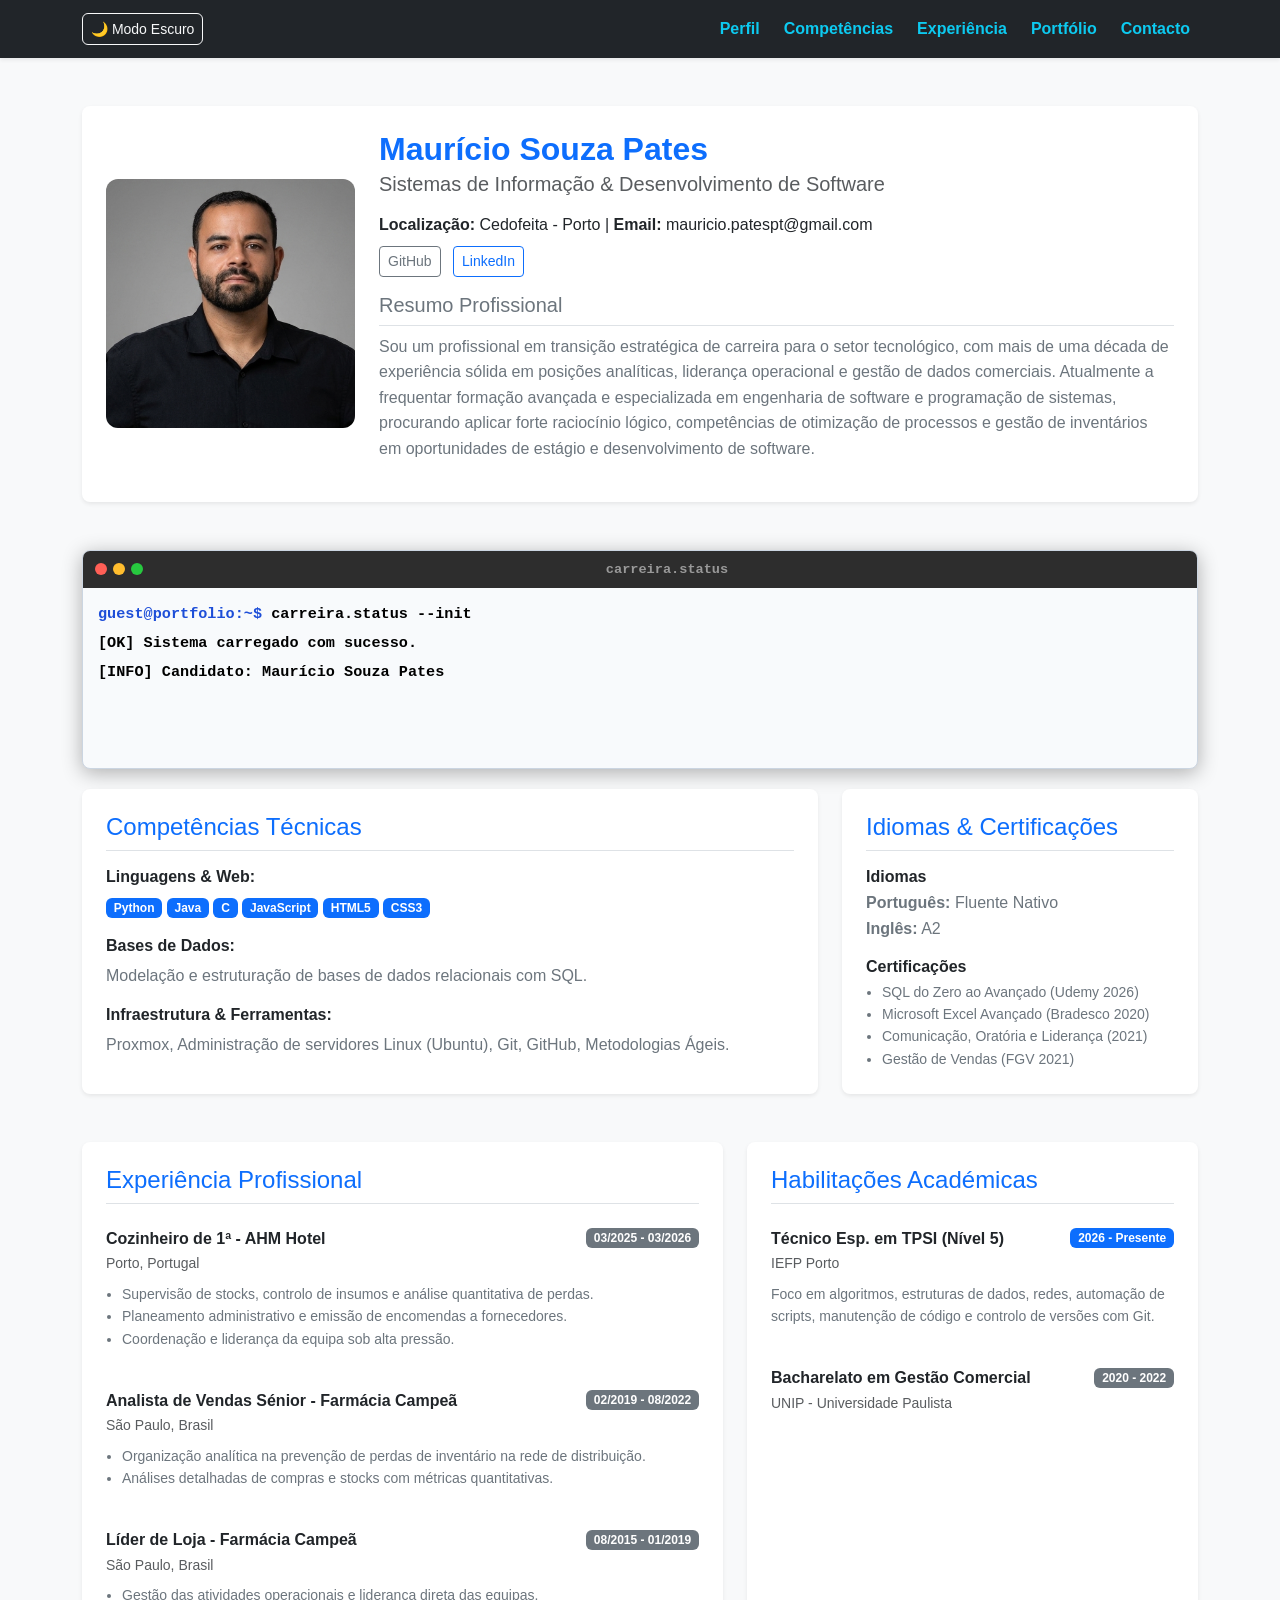
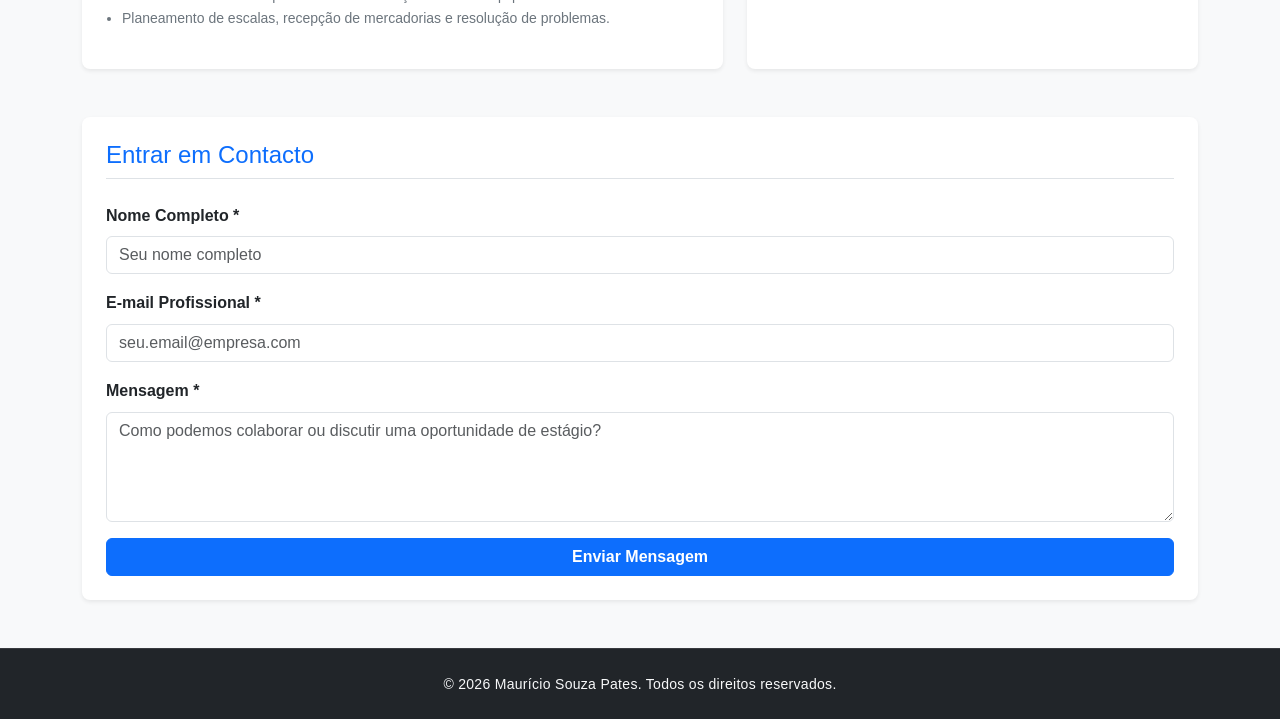
<file: WebsitePortfólio/index.html>
<!DOCTYPE html>
<html lang="pt-PT">
<head>
    <meta charset="UTF-8">
    <meta name="viewport" content="width=device-width, initial-scale=1.0">
    <title>Portfólio & CV | Maurício Souza Pates</title>
    

    <link rel="stylesheet" href="bootstrap-5.3.8-dist/css/bootstrap.min.css"> <!-- link com a pasta do bootstrap -->
    <link rel="stylesheet" href="style.css">
    <link rel="icon" href="img/ico.png" type="image/x-icon">


</head>

<!-- Toast de Feedback -->
<div class="toast-container position-fixed bottom-0 end-0 p-3">
  <div id="filterToast" class="toast align-items-center text-bg-primary border-0" role="alert" aria-live="assertive" aria-atomic="true">
    <div class="d-flex">
      <div class="toast-body" id="toastMessage">
        Filtro aplicado com sucesso!
      </div>
      <button type="button" class="btn-close btn-close-white me-2 m-auto" data-bs-dismiss="toast" aria-label="Close"></button>
    </div>
  </div>
</div>


<body class="bg-light text-dark">

    <!-- Cabeçalho da navegação -->
    <header class="navbar navbar-expand-lg navbar-dark bg-dark sticky-top shadow-sm">
        <div class="container">

            <button id="themeToggle" class="btn-theme">🌙 Modo Escuro</button>
            
            <button class="navbar-toggler" type="button" data-bs-toggle="collapse" data-bs-target="#navbarNav" >

                <span class="navbar-toggler-icon"></span>
            </button>
            <nav class="collapse navbar-collapse" id="navbarNav">
                <ul class="navbar-menu navbar-nav ms-auto gap-2">
                    <li class="nav-item"><a class="nav-link" href="index.html#perfil">Perfil</a></li>
                    <li class="nav-item"><a class="nav-link" href="index.html#competencias">Competências</a></li>
                    <li class="nav-item"><a class="nav-link" href="index.html#experiencia">Experiência</a></li>
                    <li class="nav-item"><a class="nav-link text-info fw-bold" href="portfolio.html">Portfólio</a></li>     
                    <li class="nav-item"><a class="nav-link" href="index.html#contacto">Contacto</a></li>
                </ul>
            </nav>  
        </div>
    </header>


    <main class="container my-5">

        <!-- Secção Perfil / Apresentação -->
        <section id="perfil" class="mb-5">
            <div class="card shadow-sm border-0 p-4">
                <div class="row align-items-center">
                    <div class="col-md-3 text-center mb-3 mb-md-0">
                        <img src="img/Perfil.png" alt="Foto de Perfil" class="img-fluid perfil-img" >
                    </div>
                    <div class="col-md-9">
                        <h1 class="h2 text-primary fw-bold mb-1">Maurício Souza Pates</h1>
                        <h2 class="h5 text-muted mb-3">Sistemas de Informação & Desenvolvimento de Software</h2>
                        <p class="mb-2"><strong>Localização:</strong> Cedofeita - Porto | <strong>Email:</strong> mauricio.patespt@gmail.com</p>
                        <div class="mb-3">
                           
                        <a href="https://www.github.com/Mauriciopates" target="_blank" class="btn btn-sm btn-outline-secondary me-2">GitHub</a>
                        <a href="https://www.linkedin.com/in/mauricio-pates" target="_blank" class="btn btn-sm btn-outline-primary">LinkedIn</a>
                        </div>


                        <h3 class="h5 text-secondary border-bottom pb-2">Resumo Profissional</h3>
                        <p class="text-secondary">
                            Sou um profissional em transição estratégica de carreira para o setor tecnológico, com mais de uma década de experiência sólida em posições analíticas, liderança operacional e gestão de dados comerciais. Atualmente a frequentar formação avançada e especializada em engenharia de software e programação de sistemas, procurando aplicar forte raciocínio lógico, competências de otimização de processos e gestão de inventários em oportunidades de estágio e desenvolvimento de software.
                        </p> 

                    </div>
                </div>
            </div>

        </section>

                <section id="terminal-card">
        
            <div class="terminal-card">
                <div class="terminal-header">
                    <span class="dot red"></span><span class="dot yellow"></span><span class="dot green"></span>
                    <span class="terminal-title">carreira.status</span>
                </div>
                <div class="terminal-body" id="terminalBody" aria-label="...">
            <!-- Linhas injetadas via script para comandos do terminal. -->
                </div>

        </section>
        <!-- Secção Competências Técnicas & Idiomas -->
        <section id="competencias" class="mb-5">
            <div class="row g-4">
                <div class="col-md-8">
                    <div class="card shadow-sm border-0 h-100 p-4">
                        <h3 class="h4 text-primary border-bottom pb-2 mb-3">Competências Técnicas</h3>
                        <div class="mb-3">
                            <h4 class="h6 fw-bold">Linguagens & Web:</h4>
                            <span class="badge bg-primary">Python</span>
                            <span class="badge bg-primary">Java</span>
                            <span class="badge bg-primary">C</span>
                            <span class="badge bg-primary">JavaScript</span>
                            <span class="badge bg-primary">HTML5</span>
                            <span class="badge bg-primary">CSS3</span>
                        </div>
                        <div class="mb-3">
                            <h4 class="h6 fw-bold">Bases de Dados:</h4>
                            <p class="mb-0 text-secondary">Modelação e estruturação de bases de dados relacionais com SQL.</p>
                        </div>
                        <div>
                            <h4 class="h6 fw-bold">Infraestrutura & Ferramentas:</h4>
                            <p class="mb-0 text-secondary">Proxmox, Administração de servidores Linux (Ubuntu), Git, GitHub, Metodologias Ágeis.</p>
                        </div>
                    </div>
                </div>
                <div class="col-md-4">
                    <div class="card shadow-sm border-0 h-100 p-4">
                        <h3 class="h4 text-primary border-bottom pb-2 mb-3">Idiomas & Certificações</h3>
                        <h4 class="h6 fw-bold mb-1">Idiomas</h4>
                        <ul class="list-unstyled text-secondary mb-3">
                            <li><strong>Português:</strong> Fluente Nativo</li>
                            <li><strong>Inglês:</strong> A2</li>
                        </ul>
                        <h4 class="h6 fw-bold mb-1">Certificações</h4>
                        <ul class="small text-secondary ps-3 mb-0">
                            <li>SQL do Zero ao Avançado (Udemy 2026)</li>
                            <li>Microsoft Excel Avançado (Bradesco 2020)</li>
                            <li>Comunicação, Oratória e Liderança (2021)</li>
                            <li>Gestão de Vendas (FGV 2021)</li>
                        </ul>
                    </div>
                </div>
            </div>
        </section>

        <!-- Secção Experiência e Formação -->
        <section id="experiencia" class="mb-5">
            <div class="row g-4">
                <div class="col-md-7">
                    <div class="card shadow-sm border-0 p-4 h-100">
                        <h3 class="h4 text-primary border-bottom pb-2 mb-4">Experiência Profissional</h3>
                        
                        <div class="mb-4">
                            <div class="d-flex justify-content-between align-items-center mb-1">
                                <h4 class="h6 fw-bold mb-0">Cozinheiro de 1ª - AHM Hotel</h4>
                                <span class="badge bg-secondary">03/2025 - 03/2026</span>
                            </div>
                            <small class="text-muted d-block mb-2">Porto, Portugal</small>
                            <ul class="small text-secondary ps-3">
                                <li>Supervisão de stocks, controlo de insumos e análise quantitativa de perdas.</li>
                                <li>Planeamento administrativo e emissão de encomendas a fornecedores.</li>
                                <li>Coordenação e liderança da equipa sob alta pressão.</li>
                            </ul>
                        </div>

                        <div class="mb-4">
                            <div class="d-flex justify-content-between align-items-center mb-1">
                                <h4 class="h6 fw-bold mb-0">Analista de Vendas Sénior - Farmácia Campeã</h4>
                                <span class="badge bg-secondary">02/2019 - 08/2022</span>
                            </div>
                            <small class="text-muted d-block mb-2">São Paulo, Brasil</small>
                            <ul class="small text-secondary ps-3">
                                <li>Organização analítica na prevenção de perdas de inventário na rede de distribuição.</li>
                                <li>Análises detalhadas de compras e stocks com métricas quantitativas.</li>
                            </ul>
                        </div>

                        <div>
                            <div class="d-flex justify-content-between align-items-center mb-1">
                                <h4 class="h6 fw-bold mb-0">Líder de Loja - Farmácia Campeã</h4>
                                <span class="badge bg-secondary">08/2015 - 01/2019</span>
                            </div>
                            <small class="text-muted d-block mb-2">São Paulo, Brasil</small>
                            <ul class="small text-secondary ps-3">
                                <li>Gestão das atividades operacionais e liderança direta das equipas.</li>
                                <li>Planeamento de escalas, recepção de mercadorias e resolução de problemas.</li>
                            </ul>
                        </div>
                    </div>
                </div>

                <div class="col-md-5">
                    <div class="card shadow-sm border-0 p-4 h-100">
                        <h3 class="h4 text-primary border-bottom pb-2 mb-4">Habilitações Académicas</h3>
                        
                        <div class="mb-4">
                            <div class="d-flex justify-content-between align-items-center mb-1">
                                <h4 class="h6 fw-bold mb-0">Técnico Esp. em TPSI (Nível 5)</h4>
                                <span class="badge bg-primary">2026 - Presente</span>
                            </div>
                            <small class="text-muted d-block mb-2">IEFP Porto</small>
                            <p class="small text-secondary">Foco em algoritmos, estruturas de dados, redes, automação de scripts, manutenção de código e controlo de versões com Git.</p>
                        </div>

                        <div>
                            <div class="d-flex justify-content-between align-items-center mb-1">
                                <h4 class="h6 fw-bold mb-0">Bacharelato em Gestão Comercial</h4>
                                <span class="badge bg-secondary">2020 - 2022</span>
                            </div>
                            <small class="text-muted d-block mb-2">UNIP - Universidade Paulista</small>
                        </div>
                    </div>
                </div>
            </div>
        </section>  




    
    
        <!-- Secção Contacto (Integração com Formspree) -->
        <section id="contacto" class="mb-5">
            <div class="card shadow-sm border-0 p-4">
                <h3 class="h4 text-primary border-bottom pb-2 mb-4">Entrar em Contacto</h3>
                <form id="contact-form" action="https://formspree.io/f/xzdnjzgv" method="POST">
                    <div class="mb-3">
                        <label for="name" class="form-label fw-bold">Nome Completo *</label>
                        <input type="text" class="form-control" id="name" name="name" required placeholder="Seu nome completo">
                    </div>
                    <div class="mb-3">
                        <label for="email" class="form-label fw-bold">E-mail Profissional *</label>
                        <input type="email" class="form-control" id="email" name="_replyto" required placeholder="seu.email@empresa.com">
                    </div>
                    <div class="mb-3">
                        <label for="message" class="form-label fw-bold">Mensagem *</label>
                        <textarea class="form-control" id="message" name="message" rows="4" required placeholder="Como podemos colaborar ou discutir uma oportunidade de estágio?"></textarea>
                    </div>
                    <button type="submit" class="btn btn-primary w-100 fw-bold">Enviar Mensagem</button>
                </form>
            </div>
        </section>

    </main>

    <!-- Rodapé da página -->

    <footer class="bg-dark text-light text-center py-4 mt-auto">

        <div class="container">
            <p class="mb-0 small">&copy; 2026 Maurício Souza Pates. Todos os direitos reservados.</p>
        </div>

    </footer>

    <!-- Scripts -->
    <script src="bootstrap-5.3.8-dist/js/bootstrap.bundle.min.js"></script>
    <script src="script.js"></script>

</body>
</html>
</file>
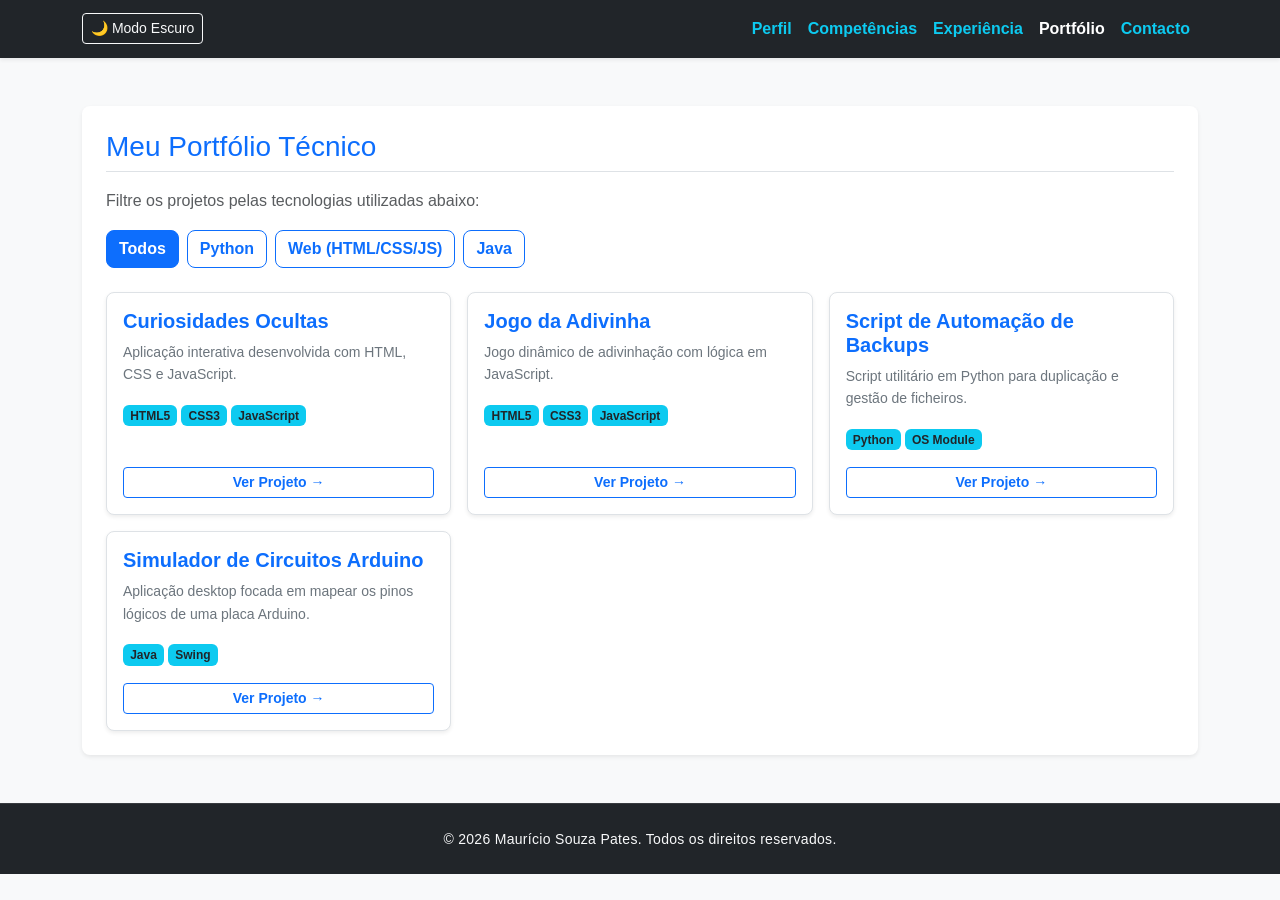
<file: WebsitePortfólio/portfolio.html>
<!DOCTYPE html>
<html lang="pt-PT">
<head>
    <meta charset="UTF-8">
    <meta name="viewport" content="width=device-width, initial-scale=1.0">
    <title>Portfólio Técnico | Maurício Souza Pates</title>
    

    <link rel="stylesheet" href="bootstrap-5.3.8-dist/css/bootstrap.min.css">
    <link rel="stylesheet" href="style.css">
    <link rel="icon" href="img/ico.png" type="image/x-icon">


</head>
<body class="bg-light text-dark">

    <!-- Cabeçalho / Navegação -->
    <header class="navbar navbar-expand-lg navbar-dark bg-dark sticky-top shadow-sm">
        <div class="container position-relative d-flex justify-content-between align-items-center">
            
            <!-- Lado Esquerdo -->
            <div>
                <button id="theme-toggle" class="btn btn-outline-light btn-sm">🌙 Modo Escuro</button>
            </div>

            

            <!-- Lado Direito -->
            <div class="navbar-nav ms-auto">
                <a class="nav-link" href="index.html#perfil">Perfil</a>
                <a class="nav-link" href="index.html#competencias">Competências</a>
                <a class="nav-link" href="index.html#experiencia">Experiência</a>
                <a class="nav-link active text-info fw-bold" href="portfolio.html">Portfólio</a>
                <a class="nav-link" href="index.html#contacto">Contacto</a>
            </div>

        </div>
    </header>

    <main class="container my-5">
        <!-- Secção Portfólio Dinâmico -->
        <section id="portfolio" class="mb-5">
            <div class="card shadow-sm border-0 p-4">
                <h1 class="h3 text-primary border-bottom pb-2 mb-3">Meu Portfólio Técnico</h1>
                <p class="text-muted mb-3">Filtre os projetos pelas tecnologias utilizadas abaixo:</p>
                
                <!-- Botões de Filtragem -->
                <div class="d-flex gap-2 mb-4 flex-wrap">
                    <button class="btn btn-outline-primary btn-filter active" data-filter="all">Todos</button>
                    <button class="btn btn-outline-primary btn-filter" data-filter="Python">Python</button>
                    <button class="btn btn-outline-primary btn-filter" data-filter="Web">Web (HTML/CSS/JS)</button>
                    <button class="btn btn-outline-primary btn-filter" data-filter="Java">Java</button>
                </div>

                <!-- Container Flex/Grid do Bootstrap para Injeção pelo JS -->
                <div id="portfolio-container" class="row g-3">
                    <!-- Ficheiros injetados via script.js -->
                </div>
            </div>
        </section>
    </main>

    <!-- Rodapé -->
    <footer class="bg-dark text-light text-center py-4 mt-auto">
        <div class="container">
            <p class="mb-0 small">&copy; 2026 Maurício Souza Pates. Todos os direitos reservados.</p>
        </div>
    </footer>

    <!-- Scripts -->
    <script src="bootstrap-5.3.8-dist/js/bootstrap.bundle.min.js"></script>
    <script src="script.js"></script>
</body>
</html>
</file>
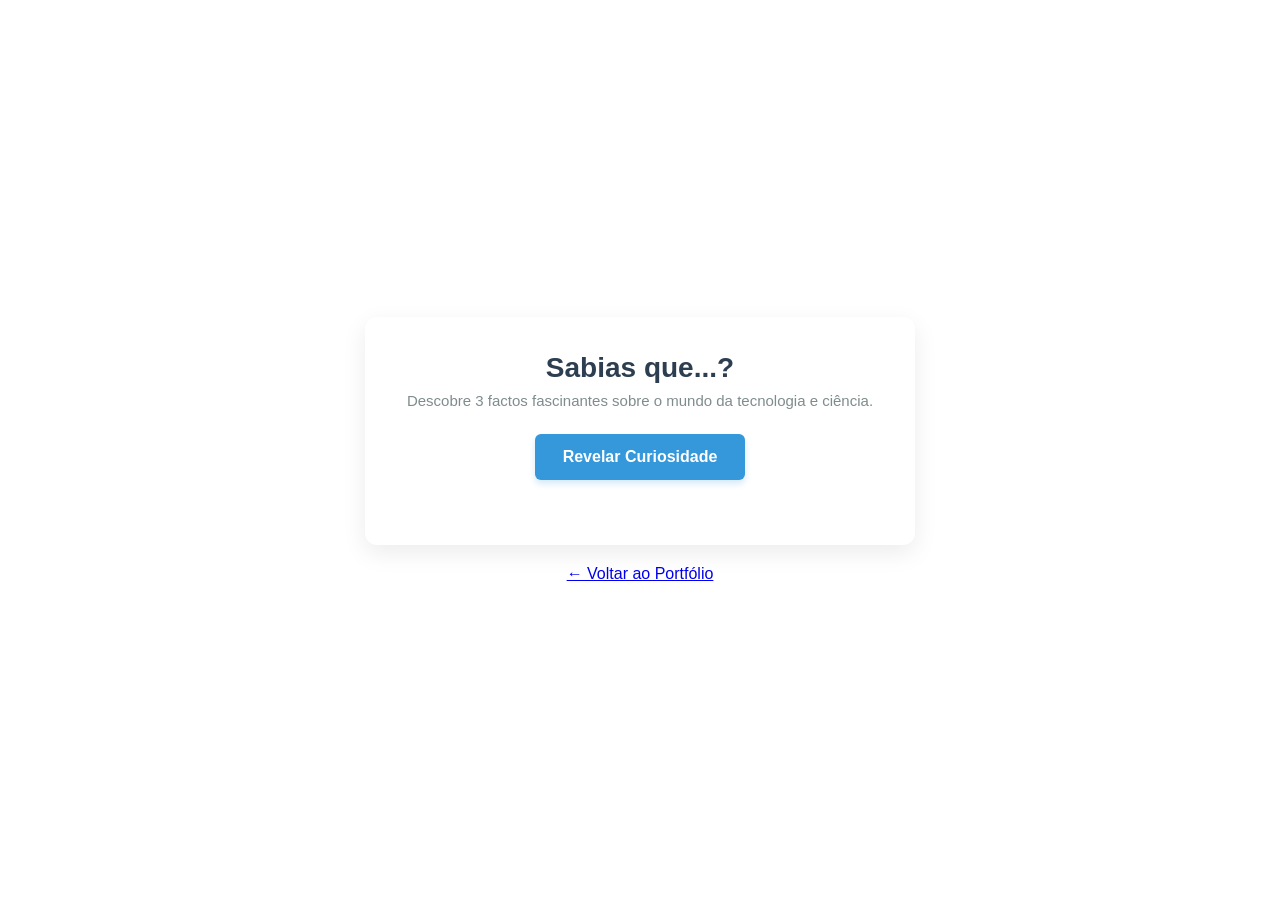
<file: Projetos_html/Curiosidades_ocultas/curiosidade.html>
<!DOCTYPE html>
<html lang="pt">
<head>
    <meta charset="UTF-8">
    <meta name="viewport" content="width=device-width, initial-scale=1.0">
    <title>Curiosidades Ocultas</title>
    <link rel="stylesheet" href="style.css">
</head>
<body>

    <div class="card">
        <h1>Sabias que...?</h1>
        <p class="subtitulo">Descobre 3 factos fascinantes sobre o mundo da tecnologia e ciência.</p>
        
        <button id="btnRevelar" onclick="revelarProximaCuriosidade()">Revelar Curiosidade</button>

        <div class="curiosidades-container">
            <div class="curiosidade-item oculta" id="curiosidade-1">
                <span class="numero">1</span>
                <p>O primeiro "bug" de computador real foi uma traça (um inseto) encontrada presa num relé pelo painel da cientista Grace Hopper em 1947.</p>
            </div>

            <div class="curiosidade-item oculta" id="curiosidade-2">
                <span class="numero">2</span>
                <p>O mecanismo de Anticítera, descoberto num naufrágio na Grécia, é considerado o computador analógico mais antigo do mundo, construído há mais de 2000 anos.</p>
            </div>

            <div class="curiosidade-item oculta" id="curiosidade-3">
                <span class="numero">3</span>
                <p>A linguagem de programação <strong>Java</strong> chamava-se originalmente <em>Oak</em> (Carvalho), inspirada numa árvore que ficava logo a seguir à janela do gabinete do seu criador, James Gosling.</p>
            </div>
        </div>
    </div>

    <footer>

    <a href="../../portfolio.html" class="btn btn-secondary">
    &larr; Voltar ao Portfólio</a>   
    </footer>
 
    <script src="script.js"></script>
</body>
</html>
</file>
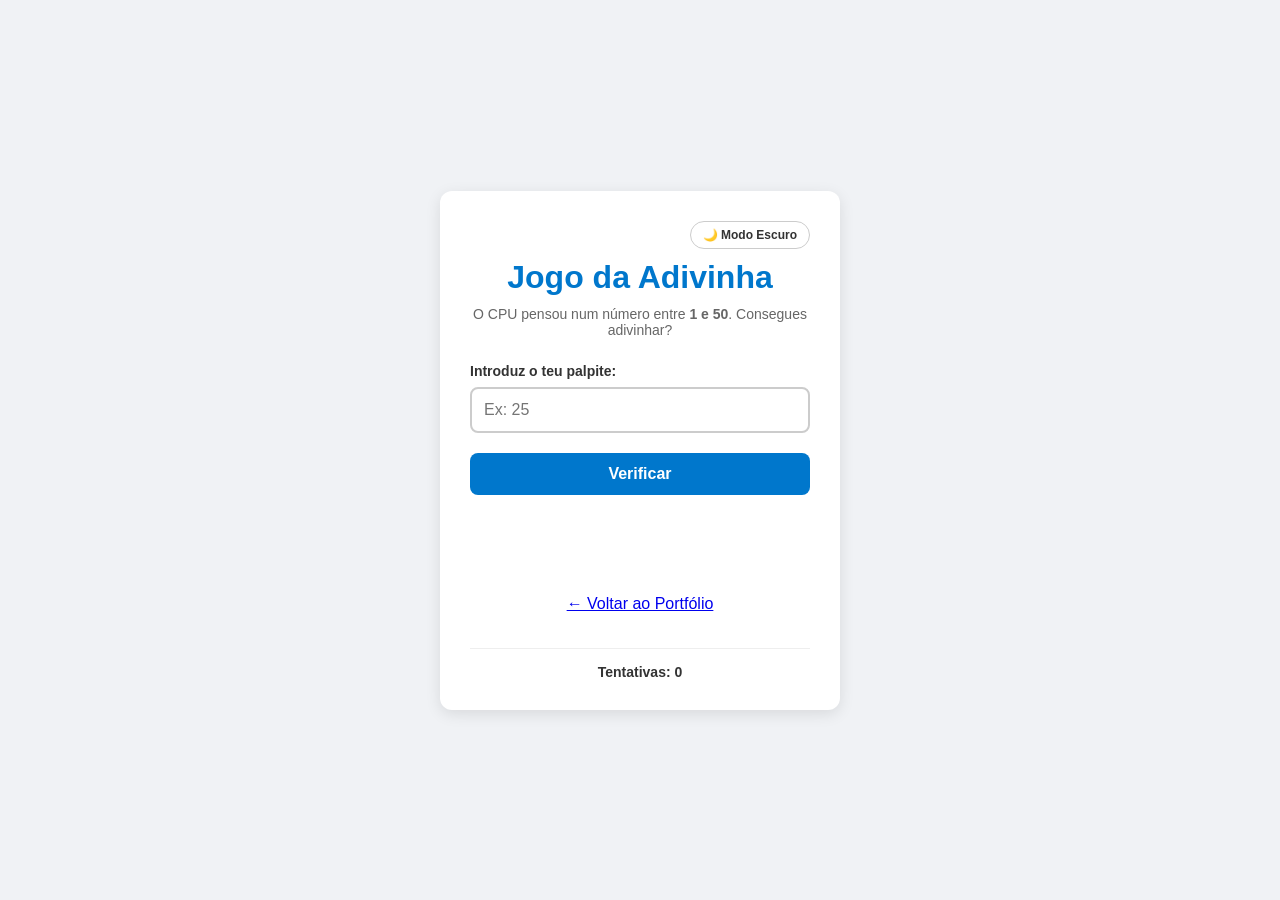
<file: Projetos_html/Jogo_adivinha/adivinha.html>
<!DOCTYPE html>
<html lang="pt-pt">
<head>
    <meta charset="UTF-8">
    <meta name="viewport" content="width=device-width, initial-scale=1.0">
    <title>Jogo da Adivinha</title>
    <link rel="stylesheet" href="style.css">
</head>
<body>
    
    <main class="game-container">
        <div class="theme-container">
            <button id="themeToggle" class="btn-theme">🌙 Modo Escuro</button>
        </div>

        <header>
            <h1>Jogo da Adivinha</h1>
            <p>O CPU pensou num número entre <strong>1 e 50</strong>. Consegues adivinhar?</p>
        </header>

        <section class="game-box">
            <div class="input-group">
                <label for="userGuess">Introduz o teu palpite:</label>
                <input type="number" id="userGuess" min="1" max="50" placeholder="Ex: 25">
            </div>

            <div class="button-group">
                <button id="btnCheck">Verificar</button>
                <button id="btnReset" class="hidden">Jogar Novamente</button>
            </div>

            <div id="feedback" class="message"></div>

            <div style="margin-top: 20px;">
            <a href="../../portfolio.html" class="btn btn-secondary">&larr; Voltar ao Portfólio</a>
            </div>
            
            <footer class="stats">
                <p>Tentativas: <span id="attemptsCount">0</span></p>
            </footer>
        </section>
    </main>

    <script src="script.js"></script>
</body>
</html>
</file>
<file: Projetos_html/Curiosidades_ocultas/style.css>
* {
    box-sizing: border-box;
    margin: 0;
    padding: 0;
    font-family: 'Segoe UI', Roboto, Helvetica, Arial, sans-serif;
}

body {
    display: flex;
    flex-direction: column; /* Força os elementos a ficarem empilhados na vertical */
    justify-content: center;
    align-items: center;
    min-height: 100vh;
    gap: 20px; /* Adiciona um espaçamento bonito entre o cartão e o botão */
}
.card {
    background-color: #ffffff;
    max-width: 550px;
    width: 100%;
    padding: 35px;
    border-radius: 12px;
    box-shadow: 0 8px 24px rgba(0, 0, 0, 0.08);
    text-align: center;
}

h1 {
    color: #2c3e50;
    margin-bottom: 8px;
    font-size: 28px;
}

.subtitulo {
    color: #7f8c8d;
    font-size: 15px;
    margin-bottom: 25px;
}

button {
    background-color: #3498db;
    color: white;
    border: none;
    padding: 14px 28px;
    font-size: 16px;
    font-weight: bold;
    border-radius: 6px;
    cursor: pointer;
    transition: background-color 0.2s, transform 0.1s;
    box-shadow: 0 4px 6px rgba(52, 152, 219, 0.2);
}

button:hover {
    background-color: #2980b9;
}

button:active {
    transform: scale(0.98);
}

.curiosidades-container {
    margin-top: 30px;
    text-align: left;
}

/* Estado Oculto das Curiosidades */
.curiosidade-item {
    display: flex;
    align-items: center;
    background-color: #f8f9fa;
    border-left: 4px solid #3498db;
    padding: 15px;
    margin-bottom: 15px;
    border-radius: 0 6px 6px 0;
    
    /* Propriedades para a transição suave */
    max-height: 200px;
    opacity: 1;
    transform: translateY(0);
    transition: all 0.4s ease-out;
    overflow: hidden;
}

/* Classe que esconde o elemento */
.curiosidade-item.oculta {
    max-height: 0;
    padding-top: 0;
    padding-bottom: 0;
    margin-bottom: 0;
    opacity: 0;
    transform: translateY(-10px);
    pointer-events: none; /* Evita interações enquanto invisível */
}

.numero {
    background-color: #3498db;
    color: white;
    font-weight: bold;
    min-width: 30px;
    height: 30px;
    border-radius: 50%;
    display: flex;
    justify-content: center;
    align-items: center;
    margin-right: 15px;
    font-size: 14px;
}

.curiosidade-item p {
    color: #34495e;
    font-size: 15px;
    line-height: 1.5;
}
</file>
<file: Projetos_html/Jogo_adivinha/style.css>
/* Configurações Globais (Reset) */
* {
    margin: 0;
    padding: 0;
    box-sizing: border-box;
}

/* Variáveis de Cores - Tema Claro (Padrão) */
:root {
    --bg-body: #f0f2f5;
    --bg-container: white;
    --text-main: #333;
    --text-sub: #666;
    --border-input: #ccc;
    --bg-reset-btn: #e0e0e0;
    --text-reset-btn: #333;
    --hover-reset-btn: #cccccc;
    --border-stats: #eee;
}

/* Variáveis de Cores - Tema Escuro */
body.dark-mode {
    --bg-body: #121212;
    --bg-container: #1e1e1e;
    --text-main: #f5f5f5;
    --text-sub: #b0b0b0;
    --border-input: #444;
    --bg-reset-btn: #333;
    --text-reset-btn: #fff;
    --hover-reset-btn: #444;
    --border-stats: #333;
}

body {
    font-family: Arial, sans-serif;
    background-color: var(--bg-body);
    color: var(--text-main);
    display: flex;
    justify-content: center;
    align-items: center;
    min-height: 100vh;
    transition: background-color 0.3s, color 0.3s;
}

/* Contentor do Botão de Tema */
.theme-container {
    display: flex;
    justify-content: flex-end;
    margin-bottom: 10px;
}

.btn-theme {
    background: none;
    border: 1px solid var(--border-input);
    color: var(--text-main);
    padding: 6px 12px;
    font-size: 12px;
    border-radius: 20px;
    cursor: pointer;
    flex: none; /* Evita que o botão estique */
    width: auto;
    transition: all 0.3s;
}

.btn-theme:hover {
    background-color: var(--border-stats);
}

/* Contentor Principal */
.game-container {
    background-color: var(--bg-container);
    padding: 30px;
    border-radius: 12px;
    box-shadow: 0 4px 15px rgba(0, 0, 0, 0.1);
    text-align: center;
    max-width: 400px;
    width: 100%;
    margin: 20px;
    transition: background-color 0.3s;
}

header h1 {
    color: #0077cc;
    margin-bottom: 10px;
}

header p {
    font-size: 14px;
    color: var(--text-sub);
    margin-bottom: 25px;
}

/* Área de Input e Botões */
.game-box {
    display: flex;
    flex-direction: column;
    gap: 20px;
}

.input-group {
    display: flex;
    flex-direction: column;
    gap: 8px;
    text-align: left;
}

.input-group label {
    font-weight: bold;
    font-size: 14px;
}

input[type="number"] {
    padding: 12px;
    border: 2px solid var(--border-input);
    background-color: var(--bg-container);
    color: var(--text-main);
    border-radius: 8px;
    font-size: 16px;
    outline: none;
    transition: border-color 0.3s, background-color 0.3s, color 0.3s;
}

input[type="number"]:focus {
    border-color: #0077cc;
}

/* Botões */
.button-group {
    display: flex;
    gap: 10px;
}

button {
    flex: 1;
    padding: 12px;
    border: none;
    border-radius: 8px;
    font-size: 16px;
    font-weight: bold;
    cursor: pointer;
    transition: background-color 0.3s, color 0.3s;
}

#btnCheck {
    background-color: #0077cc;
    color: white;
}

#btnCheck:hover {
    background-color: #005599;
}

#btnReset {
    background-color: var(--bg-reset-btn);
    color: var(--text-reset-btn);
}

#btnReset:hover {
    background-color: var(--hover-reset-btn);
}

/* Mensagens de Feedback (Mantêm o destaque colorido) */
.message {
    font-weight: bold;
    padding: 10px;
    border-radius: 6px;
    min-height: 40px;
}

.correct {
    background-color: #e8f5e9;
    color: #2e7d32;
    border: 1px solid #a5d6a7;
}

/* Ajuste leve nos alertas para melhor contraste no modo escuro */
body.dark-mode .correct {
    background-color: #1b3a24;
    color: #a5d6a7;
    border-color: #2e7d32;
}

.tip {
    background-color: #fff3e0;
    color: #ef6c00;
    border: 1px solid #ffe0b2;
}

body.dark-mode .tip {
    background-color: #3e2723;
    color: #ffb74d;
    border-color: #ef6c00;
}

.error {
    background-color: #ffebee;
    color: #c62828;
    border: 1px solid #ffcdd2;
}

body.dark-mode .error {
    background-color: #3e1b1b;
    color: #ff8a80;
    border-color: #c62828;
}

/* Estatísticas */
.stats {
    margin-top: 15px;
    font-size: 14px;
    font-weight: bold;
    border-top: 1px solid var(--border-stats);
    padding-top: 15px;
}

/* Utilitários */
.hidden {
    display: none;
}
</file>
<file: WebsitePortfólio/style.css>
/* 1 - variaveis globais da página*/

:root {
    --primary-color: #0d6efd;       /* Utilziei do Bootstrap */
    --secondary-color: #0dcaf0;     /* Azul ciano/info */
    --bg-dark: #212529;             /* Fundo do Header/Footer */
    --bg-light: #f8f9fa;            /* Fundo geral da página */
    --card-bg: #ffffff;             /* Fundo dos cartões */
    --text-main: #212529;           /* Cor do texto principal */
    --text-muted: #6c757d;          /* Cor secundária do texto */
    --border-radius: 8px;           /* Arredondamento padrão */
    --transition-speed: 0.2s;       /* Velocidade das animações */
}

body {
    font-family: 'Segoe UI', Tahoma, Geneva, Verdana, sans-serif;
    background-color: var(--bg-light);
    color: var(--text-main);
    line-height: 1.6;
}

html {
    scroll-behavior: smooth;
    scroll-padding-top: 80px; 
}


/* 2 - Cabeçalho da página*/

/* Força a cor azul/ciano (text-info) em todos os links da barra de navegação */
.navbar-nav .nav-link {
    color: var(--secondary-color) !important;
    font-weight: 600;
    transition: color var(--transition-speed) ease-in-out;
}

/* Efeito ao passar o rato (hover) e quando o item está ativo */
.navbar-nav .nav-link:hover,
.navbar-nav .nav-link.active {
    color: #ffffff !important; /* Destaque em branco ao passar o rato */
}

/* Ajuste de alinhamento do logo */
.navbar-brand {
    font-size: 1.25rem;
    letter-spacing: 0.5px;
}

/* 3 - Estilo dos cards e personalização da foto*/

/* Regra geral para todos os cards (incluindo o terminal) subirem suavemente */
.card, .terminal-card {
    border-radius: var(--border-radius);
    transition: transform 0.3s ease, box-shadow 0.3s ease;
}

/* Efeito de elevação + sombra ao passar o rato (Hover) */
.card:hover, .terminal-card:hover {
    transform: translateY(-6px); /* Eleva o card 6px para cima */
    box-shadow: 0 10px 22px rgba(0, 0, 0, 0.15) !important; /* Sombra mais destacada */
}

/* Modo escuro: sombra adaptada ao fundo escuro */
body.dark-theme .card:hover, 
body.dark-theme .terminal-card:hover {
    box-shadow: 0 10px 22px rgba(0, 0, 0, 0.5) !important;
}

/* --- Foto de Perfil Interativa --- */
.perfil-img {
    object-fit: cover;
    aspect-ratio: 1 / 1;
    border-radius: 12px;
    transition: transform 0.35s ease, box-shadow 0.35s ease;
}

/* Efeito de Zoom e Brilho na Imagem ao passar o rato */
.perfil-img:hover {
    transform: scale(1.05); /* Aumenta 5% de tamanho */
    box-shadow: 0 8px 20px rgba(11, 63, 136, 0.35); /* Glow com a cor primária */
    cursor: pointer;
}


/* 4 - Personalização do portifolio.html */


/* Estilização dos botões de filtro */
.btn-filter {
    border-radius: var(--border-radius);
    font-weight: 600;
    transition: all var(--transition-speed) ease;
}

.btn-filter.active {
    background-color: var(--primary-color) !important;
    color: #ffffff !important;
    border-color: var(--primary-color) !important;
}

/* Efeito de elevação nos cards dos projetos do portfólio */
#portfolio-container .card {
    border: 1px solid rgba(0, 0, 0, 0.08);
}

#portfolio-container .card:hover {
    transform: translateY(-4px);
}

/* Badges de tecnologia nos projetos */
#portfolio-container .badge {
    font-size: 0.75rem;
    font-weight: 600;
    padding: 0.4em 0.6em;
}

.terminal-card {
  min-height: 150px; /* Garante uma altura mínima mesmo vazio */
  background-color: #1e1e1e; /* Garante fundo contraste se for tema escuro */
  display: block;
}


/* 5 - Formulário de contacto personalização */

.form-control:focus {
    border-color: var(--primary-color);
    box-shadow: 0 0 0 0.25rem rgba(13, 110, 253, 0.15);
}

/* ==========================================================================
   6. RODAPÉ
   ========================================================================== */
footer {
    letter-spacing: 0.3px;
    border-top: 1px solid rgba(255, 255, 255, 0.1);
}

/* ==========================================================================
   7. MODO ESCURO (DARK THEME)
   ========================================================================== */
body.dark-theme {
    background-color: #121212 !important;
    color: #e0e0e0 !important;
}

body.dark-theme .card {
    background-color: #1e1e1e !important;
    color: #e0e0e0 !important;
    border-color: #333333 !important;
}

body.dark-theme .text-muted,
body.dark-theme .text-secondary {
    color: #a0a0a0 !important;
}

body.dark-theme .form-control {
    background-color: #2b2b2b !important;
    color: #ffffff !important;
    border-color: #444444 !important;
}

body.dark-theme .form-control::placeholder {
    color: #888888 !important;
}

/* Garante o estilo uniforme do botão de alterar tema nos dois ficheiros */
.btn-theme {
    background: transparent;
    border: 1px solid #f8f9fa;
    color: #f8f9fa;
    padding: 0.25rem 0.5rem;
    font-size: 0.875rem;
    border-radius: 0.375rem;
    transition: all 0.2s ease;
}

.btn-theme:hover {
    background-color: #f8f9fa;
    color: #212529;
}

/* Container Principal do Terminal */
.terminal-card {
  background-color: #1e1e1e;
  border-radius: 8px;
  box-shadow: 0 4px 20px rgba(0, 0, 0, 0.3);
  overflow: hidden;
  font-family: 'Fira Code', 'Consolas', 'Courier New', monospace;
  margin: 20px 0;
  border: 1px solid #333;
}

/* Cabeçalho com botões redondos estilo Mac */
.terminal-header {
  background-color: #2d2d2d;
  padding: 8px 12px;
  display: flex;
  align-items: center;
  gap: 6px;
}

.dot {
  width: 12px;
  height: 12px;
  border-radius: 50%;
  display: inline-block;
}
.dot.red { background-color: #ff5f56; }
.dot.yellow { background-color: #ffbd2e; }
.dot.green { background-color: #27c93f; }

.terminal-title {
  color: #999;
  font-size: 0.85rem;
  margin-left: auto;
  margin-right: auto;
}

/* Corpo do Terminal */
.terminal-body {
  padding: 15px;
  color: #d4d4d4;
  font-size: 0.9rem;
  line-height: 1.5;
  min-height: 180px;
  max-height: 280px;
  overflow-y: auto;
}

.terminal-line {
  margin-bottom: 6px;
  word-break: break-word;
}

.terminal-response {
  margin-bottom: 10px;
  color: #cccccc;
  padding-left: 10px;
  border-left: 2px solid #007acc;
}

/* Prompt e Destaques */
.prompt {
  color: #4ec9b0;
  font-weight: bold;
}

.hl {
  color: #ce9178;
  font-weight: bold;
}

/* Campo de Input Interativo */
.input-line {
  display: flex;
  align-items: center;
  gap: 8px;
}

#terminalInput {
  background: transparent;
  border: none;
  outline: none;
  color: #569cd6;
  font-family: inherit;
  font-size: inherit;
  flex: 1;
}



/* ==========================================================================
   8. RESPONSIVIDADE AVANÇADA (MEDIA QUERIES)
   ========================================================================== */

/* --- TABLETS E DISPOSITIVOS MÓVEIS (Ecrãs até 991.98px) --- */
@media (max-width: 991.98px) {
    /* Reorganização da barra de navegação no portfolio.html */
    header .container {
        flex-direction: column !important;
        align-items: center !important;
        gap: 12px;
    }

    .navbar-nav {
        margin-left: 0 !important;
        justify-content: center;
        flex-wrap: wrap;
        text-align: center;
        gap: 8px;
    }

    /* Redução de preenchimento dos cartões para ecrãs intermédios */
    .card {
        padding: 1.25rem !important;
    }
}

/* --- TELEMÓVEIS / ECRÃS PEQUENOS (Ecrãs até 767.98px) --- */
@media (max-width: 767.98px) {

    /* 1. SECÇÃO DE PERFIL: Passa de grelha horizontal para disposição vertical empilhada */
    #perfil .row {
        display: flex;
        flex-direction: column;
        text-align: center;
    }

    #perfil .perfil-img {
        max-width: 180px;
        margin: 0 auto 1.5rem auto;
    }

    #perfil .mb-3 {
        display: flex;
        justify-content: center;
        gap: 10px;
    }

    #perfil .mb-3 .btn {
        margin-right: 0 !important;
    }

    /* 2. SECÇÃO DE EXPERIÊNCIA E FORMAÇÃO: Bloco de datas/cabeçalhos passa de linha para coluna */
    #experiencia .d-flex.justify-content-between {
        flex-direction: column !important;
        align-items: flex-start !important;
        gap: 6px;
    }

    #experiencia .badge {
        align-self: flex-start;
    }

    /* 3. BOTÕES DE FILTRAGEM DO PORTFÓLIO: Reorganizam-se em pilha vertical cheia */
    .btn-filter {
        width: 100%;
        text-align: center;
    }

    #portfolio .d-flex.gap-2 {
        flex-direction: column;
        gap: 8px !important;
    }

    /* 4. TERMINAL INTERATIVO: Redimensionamento e otimização para toque móvel */
    .terminal-card {
        margin: 15px 0;
    }

    .terminal-body {
        font-size: 0.825rem;
        padding: 10px;
        max-height: 220px;
    }

    .input-line {
        flex-direction: row;
    }

    #terminalInput {
        width: 100%;
    }

    /* 5. FORMULÁRIO DE CONTACTO E BOTOES: Ajuste de botões em ecrã inteiro */
    #contacto button[type="submit"] {
        padding: 0.75rem;
        font-size: 1rem;
    }
}

/* --- TELEMÓVEIS MUITO PEQUENOS (Ecrãs até 480px) --- */
@media (max-width: 480px) {
    body {
        font-size: 0.95rem;
    }

    h1.h2 {
        font-size: 1.5rem;
    }

    h2.h5 {
        font-size: 1.1rem;
    }

    .container {
        padding-left: 12px;
        padding-right: 12px;
    }
}
/* ==========================================================================
   TERMINAL MODO CLARO - PRETO EM NEGRITO & MAIOR DESTAQUE NOS COMANDOS
   ========================================================================== */

/* 1. Corpo Geral do Terminal */
.terminal-card {
    background-color: #f8fafc !important;
    border: 1px solid #cbd5e1 !important;
    border-radius: 8px;
    font-family: 'Fira Code', 'Consolas', 'Courier New', monospace !important;
}

/* 2. Barra Superior (Header) */
.terminal-card .card-header {
    background-color: #e2e8f0 !important;
    color: #334155 !important;
    border-bottom: 1px solid #cbd5e1 !important;
    font-weight: 700;
}

/* 3. Textos do Terminal (Preto Puro + Negrito) */
.terminal-card .terminal-line,
.terminal-card .terminal-response,
.terminal-card div {
    color: #000000 !important; /* Preto absoluto */
    font-weight: 700 !important; /* Totalmente em negrito */
    font-size: 0.95rem;          /* Ligeiramente maior para melhor leitura */
}

/* 4. Limpeza da resposta */
.terminal-card .terminal-response {
    border-left: none !important;
    padding-left: 0 !important;
    margin-top: 6px;
    margin-bottom: 10px;
}

/* 5. SUPER DESTAQUE para os Comandos (help, sobre, skills, status, etc.) */
.terminal-card .hl {
    color: #047857 !important;            /* Verde forte */
    background-color: #d1fae5 !important;  /* Fundo verde-claro estilo badge */
    padding: 2px 6px;
    border-radius: 4px;
    border: 1px solid #a7f3d0;
    font-weight: 800 !important;
    font-size: 0.95rem;
}

/* 6. Destaque do Prompt (guest@portfolio:~$) */
.terminal-card .prompt {
    color: #1d4ed8 !important; /* Azul forte */
    font-weight: 800 !important;
}

/* 7. Input ao digitar */
.terminal-card input {
    color: #000000 !important;
    font-weight: 700 !important;
    font-size: 0.95rem;
    background: transparent;
    border: none;
    outline: none;
}

/* 8. Barra de Rolagem Discreta */
.terminal-card #terminalBody::-webkit-scrollbar {
    width: 6px;
}
.terminal-card #terminalBody::-webkit-scrollbar-track {
    background: #f1f5f9;
}
.terminal-card #terminalBody::-webkit-scrollbar-thumb {
    background: #cbd5e1;
    border-radius: 4px;
}

/* --- MODO ESCURO (DARK MODE) --- */

/* 1. Barra de Título no Modo Escuro */
[data-bs-theme="dark"] .terminal-card .card-header {
    background-color: #2b2d30 !important;
    color: #a9b7c6 !important;
    border-bottom-color: #323232;
}

/* 2. Corpo do Terminal no Modo Escuro */
[data-bs-theme="dark"] .terminal-card {
    background-color: #1e1e1e !important;
    color: #d4d4d4 !important;
    border-color: #383838;
}

/* 3. Textos no Modo Escuro */
[data-bs-theme="dark"] .terminal-card .terminal-line,
[data-bs-theme="dark"] .terminal-card .terminal-response {
    color: #d4d4d4 !important;
}

/* 4. Cores de Destaque no Modo Escuro */
[data-bs-theme="dark"] .terminal-card .prompt {
    color: #3b82f6 !important;
}

[data-bs-theme="dark"] .terminal-card .hl {
    color: #20c997 !important;
}

[data-bs-theme="dark"] .terminal-card input {
    color: #f8f9fa !important;
}
</file>
